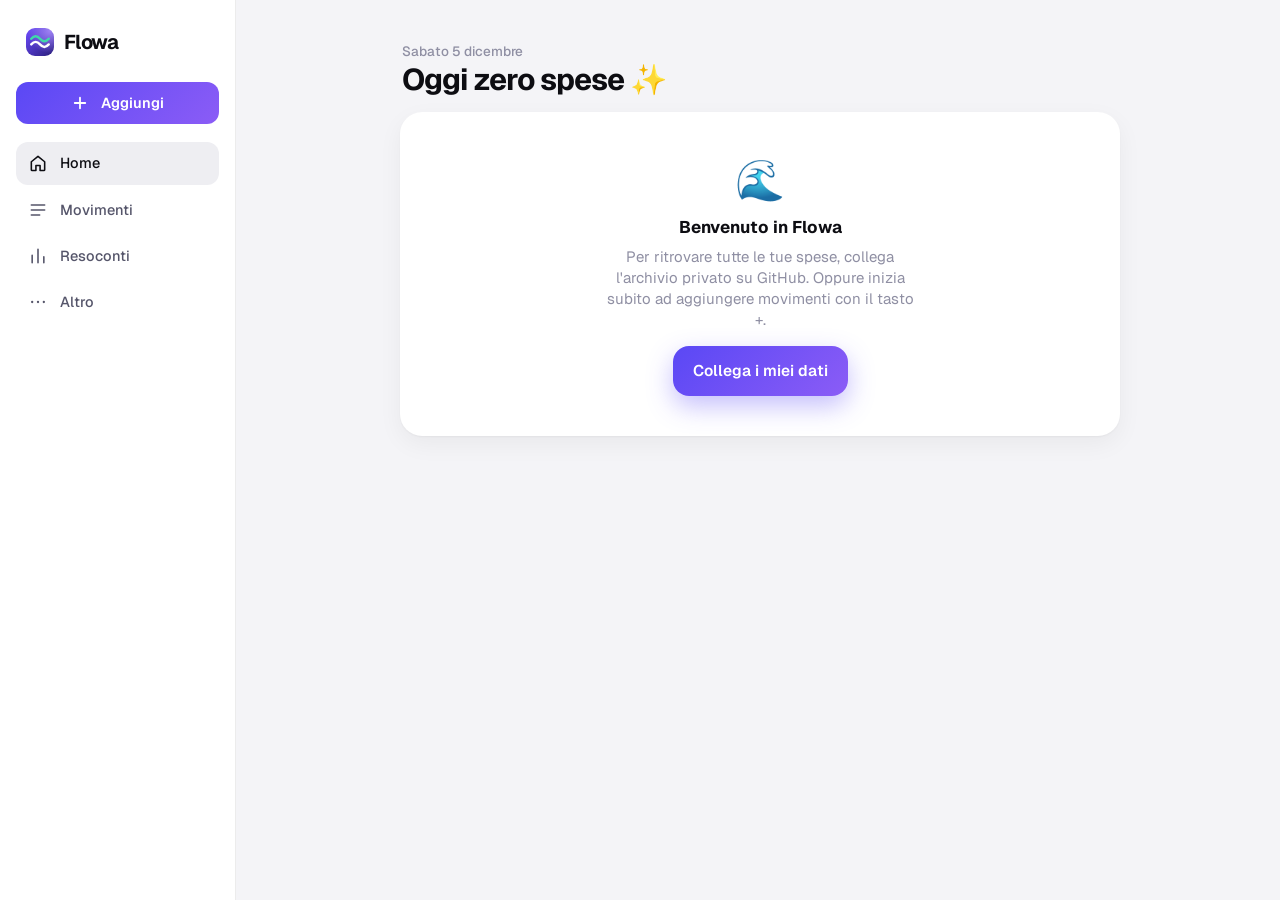
<file: index.html>
<!doctype html>
<html lang="it">
<head>
  <meta charset="utf-8">
  <meta name="viewport" content="width=device-width, initial-scale=1, viewport-fit=cover, interactive-widget=resizes-content">
  <title>Flowa</title>
  <meta name="description" content="Le tue spese e le tue entrate, in un attimo.">
  <meta name="theme-color" content="#f4f4f7" media="(prefers-color-scheme: light)">
  <meta name="theme-color" content="#0a0a0d" media="(prefers-color-scheme: dark)">
  <meta name="apple-mobile-web-app-capable" content="yes">
  <meta name="mobile-web-app-capable" content="yes">
  <meta name="apple-mobile-web-app-status-bar-style" content="default">
  <meta name="apple-mobile-web-app-title" content="Flowa">
  <link rel="manifest" href="manifest.webmanifest">
  <link rel="icon" href="assets/icons/icon.svg" type="image/svg+xml">
  <link rel="apple-touch-icon" href="assets/icons/apple-touch-icon.png">
  <link rel="preconnect" href="https://fonts.googleapis.com">
  <link rel="preconnect" href="https://fonts.gstatic.com" crossorigin>
  <link href="https://fonts.googleapis.com/css2?family=Geist:wght@400;500;600;700&family=Geist+Mono:wght@500&display=swap" rel="stylesheet">
  <link rel="stylesheet" href="assets/css/app.css">
  <script>
    // Tema scelto dall'utente (prima di disegnare la pagina, per evitare lampi).
    try { const t = localStorage.getItem('flowa:theme'); if (t === 'light' || t === 'dark') document.documentElement.dataset.theme = t; } catch (e) {}
  </script>
</head>
<body>
  <div class="app">
    <nav class="tabs" aria-label="Sezioni">
      <div class="tabs__brand"><span class="logo" aria-hidden="true"></span>Flowa</div>
      <a class="tab" href="#/home" data-tab="home"><svg viewBox="0 0 24 24"><path d="M4 10.5 12 4l8 6.5V20a1 1 0 0 1-1 1h-4.5v-6h-5v6H5a1 1 0 0 1-1-1z"/></svg><span>Home</span></a>
      <a class="tab" href="#/movimenti" data-tab="movimenti"><svg viewBox="0 0 24 24"><path d="M4 6h16M4 12h16M4 18h10"/></svg><span>Movimenti</span></a>
      <button class="tab tab--add" type="button" data-action="add" aria-label="Aggiungi movimento"><span class="plus"><svg viewBox="0 0 24 24"><path d="M12 5v14M5 12h14"/></svg></span><span>Aggiungi</span></button>
      <a class="tab" href="#/analisi" data-tab="analisi"><svg viewBox="0 0 24 24"><path d="M5 20V11M12 20V4M19 20v-7"/></svg><span>Resoconti</span></a>
      <a class="tab" href="#/altro" data-tab="altro"><svg viewBox="0 0 24 24"><circle cx="5" cy="12" r="1.4"/><circle cx="12" cy="12" r="1.4"/><circle cx="19" cy="12" r="1.4"/></svg><span>Altro</span></a>
    </nav>

    <main class="main">
      <div class="fresh" id="fresh" hidden>
        <span>✨ Nuova versione di Flowa</span>
        <button type="button" data-action="reload">Aggiorna</button>
      </div>
      <div id="view" class="view"></div>
    </main>
  </div>

  <div class="sheet" id="sheet" hidden>
    <div class="sheet__backdrop" data-action="close-sheet"></div>
    <div class="sheet__panel" role="dialog" aria-modal="true" id="sheetPanel"></div>
  </div>

  <div class="dialog" id="dialog" hidden></div>
  <div class="toast" id="toast" hidden></div>

  <script src="assets/js/app.js"></script>
  <script src="assets/js/importa.js"></script>
</body>
</html>
</file>
<file: assets/css/app.css>
/* Flowa — stile. I colori sono token in :root (modalità scura più sotto). */
:root {
  color-scheme: light;
  --bg: #f4f4f7;
  --surface: #ffffff;
  --surface-2: #eeeef2;
  --surface-3: #e4e4ea;
  --ink: #0d0d12;
  --ink-2: #55556a;
  --ink-3: #8f8fa3;
  --line: rgba(13, 13, 18, .08);
  --accent: #5a48f5;
  --accent-2: #8b5cf6;
  --accent-soft: rgba(90, 72, 245, .1);
  --accent-ink: #ffffff;
  --income: #12935f;
  --income-soft: rgba(18, 147, 95, .11);
  --expense: #d9541f;
  --warn: #b7791f;
  --danger: #d1343a;
  --danger-soft: rgba(209, 52, 58, .1);
  --hero-1: #16133a;
  --hero-2: #2b1f7a;
  --hero-ink: #ffffff;
  --series-in: #1baf7a;
  --series-out: #eb6834;
  --bar: #5a48f5;
  --bar-soft: #d9d5fd;
  --shadow: 0 1px 2px rgba(13, 13, 18, .04), 0 8px 24px rgba(13, 13, 18, .05);
  --shadow-lg: 0 24px 60px rgba(13, 13, 18, .18);
  --r: 22px;
  --r-sm: 14px;
  --font: 'Geist', ui-sans-serif, system-ui, -apple-system, 'Segoe UI', sans-serif;
  --mono: 'Geist Mono', ui-monospace, SFMono-Regular, Menlo, monospace;
  --tabs-h: 64px;
  --safe-b: env(safe-area-inset-bottom, 0px);
  --safe-t: env(safe-area-inset-top, 0px);
}
@media (prefers-color-scheme: dark) {
  :root:not([data-theme="light"]) {
    color-scheme: dark;
    --bg: #0a0a0d; --surface: #141419; --surface-2: #1c1c23; --surface-3: #26262f;
    --ink: #f3f3f7; --ink-2: #a9a9bb; --ink-3: #6f6f82; --line: rgba(255, 255, 255, .08);
    --accent: #7c6cff; --accent-2: #a78bfa; --accent-soft: rgba(124, 108, 255, .16);
    --income: #3ccf91; --income-soft: rgba(60, 207, 145, .13); --expense: #ff8a5c;
    --warn: #f0b445; --danger: #ff6b6b; --danger-soft: rgba(255, 107, 107, .13);
    --hero-1: #17142f; --hero-2: #2a1f6e;
    --series-in: #199e70; --series-out: #d95926; --bar: #7c6cff; --bar-soft: #2f2a5c;
    --shadow: 0 1px 0 rgba(255, 255, 255, .03) inset; --shadow-lg: 0 24px 60px rgba(0, 0, 0, .6);
  }
}
:root[data-theme="dark"] {
  color-scheme: dark;
  --bg: #0a0a0d; --surface: #141419; --surface-2: #1c1c23; --surface-3: #26262f;
  --ink: #f3f3f7; --ink-2: #a9a9bb; --ink-3: #6f6f82; --line: rgba(255, 255, 255, .08);
  --accent: #7c6cff; --accent-2: #a78bfa; --accent-soft: rgba(124, 108, 255, .16);
  --income: #3ccf91; --income-soft: rgba(60, 207, 145, .13); --expense: #ff8a5c;
  --warn: #f0b445; --danger: #ff6b6b; --danger-soft: rgba(255, 107, 107, .13);
  --hero-1: #17142f; --hero-2: #2a1f6e;
  --series-in: #199e70; --series-out: #d95926; --bar: #7c6cff; --bar-soft: #2f2a5c;
  --shadow: 0 1px 0 rgba(255, 255, 255, .03) inset; --shadow-lg: 0 24px 60px rgba(0, 0, 0, .6);
}

* { box-sizing: border-box; -webkit-tap-highlight-color: transparent; }
html { -webkit-text-size-adjust: 100%; }
body {
  margin: 0; background: var(--bg); color: var(--ink); font-family: var(--font);
  font-size: 15px; line-height: 1.4; -webkit-font-smoothing: antialiased; overscroll-behavior-y: none;
}
button, input, select, textarea { font: inherit; color: inherit; }
button { cursor: pointer; border: 0; background: none; padding: 0; }
a { color: inherit; text-decoration: none; }
svg { display: block; }
[hidden] { display: none !important; }
.num { font-variant-numeric: tabular-nums; font-feature-settings: 'tnum'; letter-spacing: -.01em; }

/* ---------- Struttura ---------- */
.app { min-height: 100dvh; }
.main { padding: calc(var(--safe-t) + 8px) 16px calc(var(--tabs-h) + var(--safe-b) + 28px); max-width: 560px; margin: 0 auto; }
.view { animation: fade .28s ease both; }
@keyframes fade { from { opacity: 0; transform: translateY(6px); } to { opacity: 1; transform: none; } }

.tabs {
  position: fixed; z-index: 20; left: 0; right: 0; bottom: 0;
  display: flex; align-items: stretch; justify-content: space-around;
  height: calc(var(--tabs-h) + var(--safe-b)); padding: 0 6px var(--safe-b);
  background: color-mix(in srgb, var(--surface) 82%, transparent);
  backdrop-filter: saturate(1.8) blur(20px); -webkit-backdrop-filter: saturate(1.8) blur(20px);
  border-top: 1px solid var(--line);
}
.tabs__brand { display: none; }
.tab { flex: 1; display: flex; flex-direction: column; align-items: center; justify-content: center; gap: 3px; color: var(--ink-3); font-size: 10.5px; font-weight: 500; transition: color .2s; }
.tab svg { width: 24px; height: 24px; fill: none; stroke: currentColor; stroke-width: 1.9; stroke-linecap: round; stroke-linejoin: round; }
.tab circle { fill: currentColor; stroke: none; }
.tab.is-active { color: var(--ink); }
.tab--add > span:last-child { display: none; }
.tab--add .plus {
  width: 52px; height: 52px; border-radius: 18px; display: grid; place-items: center; margin-top: -2px;
  background: linear-gradient(135deg, var(--accent), var(--accent-2)); color: #fff;
  box-shadow: 0 8px 22px color-mix(in srgb, var(--accent) 45%, transparent); transition: transform .15s;
}
.tab--add:active .plus { transform: scale(.92); }
.tab--add svg { stroke-width: 2.4; }

@media (min-width: 900px) {
  .main { max-width: 1040px; padding: 32px 40px 48px 280px; }
  .tabs {
    top: 0; bottom: 0; right: auto; width: 236px; height: auto; flex-direction: column; justify-content: flex-start; gap: 4px;
    padding: 28px 16px; border-top: 0; border-right: 1px solid var(--line); background: var(--surface);
  }
  .tabs__brand { order: -2; display: flex; align-items: center; gap: 10px; font-weight: 700; font-size: 20px; letter-spacing: -.03em; padding: 0 10px 22px; }
  .tab { flex: 0; flex-direction: row; justify-content: flex-start; gap: 12px; padding: 11px 12px; border-radius: 12px; font-size: 14.5px; color: var(--ink-2); }
  .tab:hover { background: var(--surface-2); }
  .tab.is-active { background: var(--surface-2); color: var(--ink); }
  .tab svg { width: 20px; height: 20px; }
  .tab--add { order: -1; margin-bottom: 14px; background: linear-gradient(135deg, var(--accent), var(--accent-2)); color: #fff !important; justify-content: center; font-weight: 600; }
  .tab--add:hover { background: linear-gradient(135deg, var(--accent), var(--accent-2)); filter: brightness(1.06); }
  .tab--add .plus { width: auto; height: auto; background: none; box-shadow: none; margin: 0; }
  .tab--add .plus svg { width: 18px; height: 18px; }
  .tab--add > span:last-child { display: inline; }
}

.logo { width: 28px; height: 28px; border-radius: 9px; background: url('../icons/icon.svg') center/cover; flex: none; }

/* ---------- Testate ---------- */
.top { display: flex; align-items: center; justify-content: space-between; gap: 12px; padding: 10px 2px 16px; }
.top h1 { margin: 0; font-size: 30px; line-height: 1.1; font-weight: 700; letter-spacing: -.035em; }
.top .sub { color: var(--ink-3); font-size: 13.5px; font-weight: 500; margin-bottom: 2px; }
.back { display: inline-flex; align-items: center; gap: 4px; color: var(--ink-2); font-weight: 500; font-size: 14px; padding: 6px 0; }
.back svg { width: 18px; height: 18px; fill: none; stroke: currentColor; stroke-width: 2; }
.sync { display: inline-flex; align-items: center; gap: 7px; padding: 7px 11px; border-radius: 99px; background: var(--surface); box-shadow: var(--shadow); font-size: 12.5px; font-weight: 500; color: var(--ink-2); white-space: nowrap; }
.sync i { width: 7px; height: 7px; border-radius: 50%; background: var(--ink-3); }
.sync[data-s="ok"] i { background: var(--income); }
.sync[data-s="busy"] i { background: var(--accent); animation: pulse 1s infinite; }
.sync[data-s="err"] i { background: var(--danger); }
.sync[data-s="off"] i { background: var(--warn); }
@keyframes pulse { 50% { opacity: .3; } }

.fresh { display: flex; align-items: center; justify-content: space-between; gap: 12px; margin: 4px 0 12px; padding: 12px 14px 12px 16px; border-radius: 16px; background: linear-gradient(135deg, var(--accent), var(--accent-2)); color: #fff; font-weight: 500; font-size: 14px; box-shadow: 0 10px 30px color-mix(in srgb, var(--accent) 35%, transparent); }
.fresh button { background: #fff; color: var(--accent); font-weight: 600; padding: 8px 14px; border-radius: 99px; font-size: 13.5px; }

/* ---------- Card ---------- */
.grid { display: grid; gap: 14px; }
@media (min-width: 900px) { .grid--2 { grid-template-columns: 1fr 1fr; align-items: start; } .span-2 { grid-column: 1 / -1; } }
.card { background: var(--surface); border-radius: var(--r); padding: 18px; box-shadow: var(--shadow); }
.card--flat { padding: 6px 0; }
.card__head { display: flex; align-items: baseline; justify-content: space-between; gap: 10px; margin-bottom: 14px; }
.card__title { font-size: 15px; font-weight: 600; letter-spacing: -.01em; }
.card__link { font-size: 13.5px; color: var(--accent); font-weight: 500; }
.muted { color: var(--ink-3); }
.small { font-size: 13px; }
.label { font-size: 12.5px; color: var(--ink-3); font-weight: 500; }

.hero {
  position: relative; overflow: hidden; border-radius: 28px; padding: 22px 22px 20px; color: var(--hero-ink);
  background: radial-gradient(120% 120% at 100% 0%, #6d4bff 0%, transparent 55%), radial-gradient(90% 90% at 0% 100%, #1fb98a55 0%, transparent 60%), linear-gradient(160deg, var(--hero-2), var(--hero-1));
  box-shadow: 0 20px 50px rgba(36, 24, 120, .28);
}
.hero::after { content: ''; position: absolute; inset: 0; background: url("data:image/svg+xml,%3Csvg xmlns='http://www.w3.org/2000/svg' width='400' height='200' viewBox='0 0 400 200'%3E%3Cpath d='M0 140 C 80 100, 140 180, 220 130 S 340 70, 400 110' fill='none' stroke='white' stroke-opacity='.09' stroke-width='2'/%3E%3Cpath d='M0 165 C 90 125, 150 200, 230 155 S 340 95, 400 135' fill='none' stroke='white' stroke-opacity='.06' stroke-width='2'/%3E%3C/svg%3E") bottom/cover no-repeat; pointer-events: none; }
.hero__label { font-size: 13.5px; opacity: .72; font-weight: 500; }
.hero__amount { font-size: 46px; line-height: 1.05; font-weight: 600; letter-spacing: -.045em; margin: 6px 0 4px; }
.hero__amount small { font-size: .5em; opacity: .6; font-weight: 500; letter-spacing: -.02em; }
.hero__trend { display: inline-flex; align-items: center; gap: 6px; font-size: 12.5px; font-weight: 500; padding: 5px 10px; border-radius: 99px; background: rgba(255, 255, 255, .12); }
.hero__row { position: relative; z-index: 1; display: grid; grid-template-columns: 1fr 1fr; gap: 10px; margin-top: 18px; }
.hero__stat { background: rgba(255, 255, 255, .08); border: 1px solid rgba(255, 255, 255, .08); border-radius: 16px; padding: 11px 13px; }
.hero__stat .label { color: rgba(255, 255, 255, .62); }
.hero__stat b { display: block; font-size: 17px; font-weight: 600; margin-top: 2px; letter-spacing: -.02em; }
.hero__months { position: relative; z-index: 1; display: flex; gap: 6px; margin-bottom: 14px; }
.hero__months button { width: 30px; height: 30px; border-radius: 50%; background: rgba(255, 255, 255, .1); color: #fff; display: grid; place-items: center; }
.hero__months button:disabled { opacity: .3; }
.hero__months svg { width: 16px; height: 16px; fill: none; stroke: currentColor; stroke-width: 2.2; }

/* Riepilogo settimanale */
.recap { background: linear-gradient(135deg, var(--accent-soft), transparent 70%), var(--surface); border: 1px solid color-mix(in srgb, var(--accent) 22%, transparent); }
.recap__big { font-size: 30px; font-weight: 600; letter-spacing: -.035em; }
.pill { white-space: nowrap; display: inline-flex; align-items: center; gap: 4px; font-size: 12.5px; font-weight: 600; padding: 4px 9px; border-radius: 99px; background: var(--surface-2); color: var(--ink-2); }
.pill--good { background: var(--income-soft); color: var(--income); }
.pill--bad { background: var(--danger-soft); color: var(--danger); }
.x { width: 30px; height: 30px; border-radius: 50%; display: grid; place-items: center; color: var(--ink-3); background: var(--surface-2); flex: none; }
.x svg { width: 14px; height: 14px; fill: none; stroke: currentColor; stroke-width: 2.4; stroke-linecap: round; }

.week__chart { margin-top: 14px; }
.week__total { font-size: 28px; font-weight: 600; letter-spacing: -.035em; line-height: 1.1; }

/* ---------- Grafici ---------- */
.chart { position: relative; }
.chart svg { width: 100%; height: auto; max-height: 300px; overflow: visible; }
.chart .ax { fill: var(--ink-3); font-size: 10.5px; font-family: var(--font); }
.chart .ax-today { fill: var(--ink); font-weight: 600; }
.chart .grid-l { stroke: var(--line); stroke-width: 1; }
.chart .avg-l { stroke: var(--ink-3); stroke-width: 1.2; stroke-dasharray: 3 4; }
.chart .hit { fill: transparent; cursor: pointer; }
.chart .b { transition: opacity .15s; }
.chart:has(.hit:hover) .b { opacity: .45; }
.chart .g:hover .b { opacity: 1; }
.tip { position: absolute; z-index: 5; pointer-events: none; transform: translate(-50%, -100%); background: var(--ink); color: var(--bg); padding: 7px 10px; border-radius: 10px; font-size: 12px; white-space: nowrap; box-shadow: var(--shadow-lg); }
.tip b { font-weight: 600; }
.legend { display: flex; gap: 14px; font-size: 12.5px; color: var(--ink-2); margin-top: 10px; }
.legend i { display: inline-block; width: 9px; height: 9px; border-radius: 3px; margin-right: 6px; vertical-align: -1px; }

.cats { display: grid; gap: 12px; }
.catbar { display: grid; grid-template-columns: 34px 1fr auto; gap: 4px 12px; align-items: center; }
.catbar__ic { grid-row: span 2; }
.catbar__name { font-size: 14px; font-weight: 500; }
.catbar__val { font-size: 14px; font-weight: 600; text-align: right; }
.catbar__track { grid-column: 2 / 4; height: 6px; border-radius: 99px; background: var(--surface-2); overflow: hidden; }
.catbar__track i { display: block; height: 100%; border-radius: 99px; min-width: 4px; }
.catbar__pct { color: var(--ink-3); font-weight: 500; font-size: 12.5px; margin-left: 6px; }
button.catbar { text-align: left; width: 100%; }

.ic { width: 34px; height: 34px; border-radius: 11px; display: grid; place-items: center; font-size: 17px; line-height: 1; flex: none; }
.ic--lg { width: 42px; height: 42px; border-radius: 14px; font-size: 20px; }

/* ---------- Movimenti ---------- */
.txs { display: flex; flex-direction: column; }
.day { display: flex; justify-content: space-between; padding: 18px 4px 6px; font-size: 12.5px; font-weight: 600; color: var(--ink-3); text-transform: capitalize; }
.day:first-child { padding-top: 4px; }
.tx { display: flex; align-items: center; gap: 12px; width: 100%; padding: 10px 6px; border-radius: 14px; text-align: left; transition: background .15s; }
.tx:hover { background: var(--surface-2); }
.tx:active { transform: scale(.99); }
.tx__main { flex: 1; min-width: 0; }
.tx__title { display: block; font-weight: 500; font-size: 14.5px; white-space: nowrap; overflow: hidden; text-overflow: ellipsis; }
.tx__sub { display: block; font-size: 12.5px; color: var(--ink-3); white-space: nowrap; overflow: hidden; text-overflow: ellipsis; }
.tx__amt { font-weight: 600; font-size: 14.5px; white-space: nowrap; }
.tx__amt.in { color: var(--income); }
.tx__amt small { display: block; text-align: right; font-weight: 500; font-size: 11.5px; color: var(--ink-3); }
.tag { display: inline-block; font-size: 10.5px; font-weight: 600; padding: 1px 6px; border-radius: 6px; background: var(--surface-2); color: var(--ink-2); margin-left: 4px; vertical-align: 1px; }

.search { position: relative; margin-bottom: 12px; }
.search input { width: 100%; height: 46px; border-radius: 14px; border: 0; background: var(--surface); box-shadow: var(--shadow); padding: 0 14px 0 42px; font-size: 15px; outline: none; }
.search input:focus { box-shadow: 0 0 0 2px var(--accent); }
.search svg { position: absolute; left: 14px; top: 13px; width: 20px; height: 20px; fill: none; stroke: var(--ink-3); stroke-width: 2; }

.seg { display: inline-flex; padding: 3px; border-radius: 13px; background: var(--surface-3); gap: 2px; }
.seg button { padding: 7px 14px; border-radius: 10px; font-size: 13.5px; font-weight: 500; color: var(--ink-2); transition: background .2s, color .2s; }
.seg button.on { background: var(--surface); color: var(--ink); box-shadow: 0 1px 3px rgba(0, 0, 0, .12); }
.seg--full { display: flex; } .seg--full button { flex: 1; }

.chips { display: flex; gap: 8px; overflow-x: auto; scrollbar-width: none; margin: 0 -16px; padding: 2px 16px 4px; scroll-padding: 16px; }
.chips::-webkit-scrollbar { display: none; }
.chip { flex: none; display: inline-flex; align-items: center; gap: 6px; height: 36px; padding: 0 13px; border-radius: 99px; background: var(--surface); box-shadow: var(--shadow); font-size: 13.5px; font-weight: 500; color: var(--ink-2); white-space: nowrap; transition: transform .12s, background .15s; }
.chip:active { transform: scale(.95); }
.chip.on { background: var(--ink); color: var(--bg); }
.chip .e { font-size: 15px; }

.summary { display: flex; gap: 10px; margin: 4px 0 2px; }
.summary > div { flex: 1; background: var(--surface); border-radius: 16px; padding: 11px 13px; box-shadow: var(--shadow); }
.summary b { display: block; font-size: 16px; font-weight: 600; letter-spacing: -.02em; }

.more { display: block; width: 100%; padding: 14px; margin-top: 8px; border-radius: 14px; background: var(--surface-2); font-weight: 500; color: var(--ink-2); }

.empty { text-align: center; padding: 40px 20px; color: var(--ink-3); }
.empty .big { font-size: 40px; margin-bottom: 8px; }
.empty h3 { margin: 0 0 6px; color: var(--ink); font-size: 17px; }
.empty p { margin: 0 auto 16px; max-width: 320px; }

/* Liste settimane / mesi */
.period { display: block; cursor: pointer; width: 100%; text-align: left; padding: 14px 4px; border-bottom: 1px solid var(--line); }
.period:last-child { border-bottom: 0; }
.period__row { display: flex; align-items: center; justify-content: space-between; gap: 10px; }
.period__name { font-weight: 600; font-size: 14.5px; }
.period__val { font-weight: 600; font-size: 15px; }
.stack { display: flex; height: 6px; gap: 2px; margin-top: 9px; border-radius: 99px; overflow: hidden; background: var(--surface-2); }
.stack i { display: block; height: 100%; }
.stack i:first-child { border-radius: 99px 0 0 99px; } .stack i:last-child { border-radius: 0 99px 99px 0; }
.period__detail { padding-top: 12px; }
.period__detail .tx { padding: 7px 0; }

/* ---------- Pulsanti, campi ---------- */
.btn { display: inline-flex; align-items: center; justify-content: center; gap: 8px; height: 50px; padding: 0 20px; border-radius: 16px; font-weight: 600; font-size: 15.5px; background: var(--surface-2); color: var(--ink); transition: transform .12s, opacity .2s, filter .2s; }
.btn:active { transform: scale(.97); }
.btn--primary { background: linear-gradient(135deg, var(--accent), var(--accent-2)); color: #fff; box-shadow: 0 10px 26px color-mix(in srgb, var(--accent) 35%, transparent); }
.btn--income { background: linear-gradient(135deg, #12935f, #1fbf86); box-shadow: 0 10px 26px rgba(18, 147, 95, .3); }
.btn--danger { background: var(--danger-soft); color: var(--danger); }
.btn--block { width: 100%; }
.btn--sm { height: 38px; padding: 0 14px; border-radius: 12px; font-size: 14px; }
.btn:disabled { opacity: .4; box-shadow: none; pointer-events: none; }
.field { display: block; margin-bottom: 12px; }
.field > span { display: block; font-size: 12.5px; font-weight: 500; color: var(--ink-3); margin: 0 0 6px 2px; }
.input { width: 100%; height: 48px; border-radius: 14px; border: 1px solid var(--line); background: var(--surface-2); padding: 0 14px; font-size: 16px; outline: none; transition: border-color .15s, background .15s; }
.input:focus { border-color: var(--accent); background: var(--surface); }
textarea.input { height: auto; padding: 12px 14px; resize: vertical; }
.row { display: flex; gap: 10px; align-items: center; }
.row > * { flex: 1; }

/* Elenco impostazioni */
.list { background: var(--surface); border-radius: var(--r); box-shadow: var(--shadow); overflow: hidden; }
.list + .list { margin-top: 14px; }
.item { display: flex; align-items: center; gap: 13px; width: 100%; text-align: left; padding: 13px 16px; border-bottom: 1px solid var(--line); }
.item:last-child { border-bottom: 0; }
.item:hover { background: var(--surface-2); }
.item__main { flex: 1; min-width: 0; }
.item__title { font-weight: 500; }
.item__sub { font-size: 12.5px; color: var(--ink-3); }
.item__end { color: var(--ink-3); font-size: 13.5px; display: flex; align-items: center; gap: 6px; }
.chev { width: 16px; height: 16px; fill: none; stroke: var(--ink-3); stroke-width: 2; flex: none; }
.section-t { font-size: 12.5px; font-weight: 600; color: var(--ink-3); text-transform: uppercase; letter-spacing: .06em; margin: 22px 6px 8px; }
.note { font-size: 13.5px; color: var(--ink-2); line-height: 1.5; }
.note ol { padding-left: 20px; margin: 8px 0; } .note li { margin: 4px 0; }
.note code { font-family: var(--mono); font-size: 12.5px; background: var(--surface-2); padding: 1px 5px; border-radius: 5px; }

.switch { position: relative; width: 46px; height: 28px; border-radius: 99px; background: var(--surface-3); transition: background .2s; flex: none; }
.switch::after { content: ''; position: absolute; top: 3px; left: 3px; width: 22px; height: 22px; border-radius: 50%; background: #fff; box-shadow: 0 1px 3px rgba(0, 0, 0, .25); transition: transform .2s; }
.switch.on { background: var(--income); }
.switch.on::after { transform: translateX(18px); }

.progress { height: 8px; border-radius: 99px; background: var(--surface-2); overflow: hidden; margin-top: 8px; }
.progress i { display: block; height: 100%; border-radius: 99px; background: var(--income); transition: width .5s cubic-bezier(.2, .8, .2, 1); }
.progress i.warn { background: var(--warn); } .progress i.over { background: var(--danger); }

/* ---------- Pannello (bottom sheet) ---------- */
.sheet { position: fixed; inset: 0; z-index: 50; display: flex; align-items: flex-end; justify-content: center; }
.sheet__backdrop { position: absolute; inset: 0; background: rgba(5, 5, 12, .45); backdrop-filter: blur(3px); -webkit-backdrop-filter: blur(3px); animation: bd .25s ease both; }
@keyframes bd { from { opacity: 0; } }
.sheet__panel {
  position: relative; width: 100%; max-width: 560px; max-height: 94dvh; overflow-y: auto; overscroll-behavior: contain;
  background: var(--surface); border-radius: 28px 28px 0 0; padding: 10px 18px calc(18px + var(--safe-b));
  box-shadow: var(--shadow-lg); animation: up .34s cubic-bezier(.2, .9, .25, 1) both;
}
.sheet__panel::before { content: ''; display: block; width: 38px; height: 5px; border-radius: 99px; background: var(--surface-3); margin: 0 auto 10px; }
.sheet.closing .sheet__panel { animation: down .22s ease-in both; } .sheet.closing .sheet__backdrop { animation: bd .22s ease-in reverse both; }
@keyframes up { from { transform: translateY(100%); } }
@keyframes down { to { transform: translateY(100%); } }
@media (min-width: 700px) { .sheet { align-items: center; } .sheet__panel { border-radius: 28px; max-width: 480px; padding-bottom: 20px; } .sheet__panel::before { display: none; } @keyframes up { from { transform: translateY(24px) scale(.97); opacity: 0; } } @keyframes down { to { transform: translateY(16px) scale(.98); opacity: 0; } } }
.sheet__head { display: flex; align-items: center; justify-content: space-between; gap: 10px; margin-bottom: 8px; }
.sheet__head h2 { margin: 0; font-size: 19px; letter-spacing: -.02em; }

/* Inserimento rapido */
.amount { text-align: center; padding: 12px 0 6px; }
.amount__v { font-size: 56px; font-weight: 600; letter-spacing: -.05em; line-height: 1.05; display: inline-flex; align-items: baseline; justify-content: center; gap: 4px; min-height: 60px; }
.amount__v .cur { font-size: .5em; color: var(--ink-3); font-weight: 500; margin-right: 2px; }
.amount__v.zero { color: var(--ink-3); }
.amount__v.in { color: var(--income); }
.amount__v .caret { width: 2px; height: .8em; background: var(--accent); border-radius: 2px; animation: blink 1s steps(1) infinite; align-self: center; }
@keyframes blink { 50% { opacity: 0; } }
.amount__v.shake { animation: shake .3s; }
@keyframes shake { 25% { transform: translateX(-6px); } 75% { transform: translateX(6px); } }
.amount__hint { font-size: 12.5px; color: var(--ink-3); min-height: 18px; }

.add { animation: none; }
.add.slide-l { animation: slideL .26s cubic-bezier(.2, .8, .25, 1) both; }
.add.slide-r { animation: slideR .26s cubic-bezier(.2, .8, .25, 1) both; }
@keyframes slideL { from { opacity: 0; transform: translateX(28px); } }
@keyframes slideR { from { opacity: 0; transform: translateX(-28px); } }
.seg--type { flex: 1; max-width: 260px; } .seg--type button { flex: 1; }
.add__label { display: flex; justify-content: space-between; align-items: baseline; font-size: 12.5px; font-weight: 600; color: var(--ink-2); margin: 18px 2px 8px; }
.add__label .muted { font-weight: 500; font-size: 12px; }
.add--p1 .add__label { margin-top: 14px; }

/* riepilogo sotto l'importo */
.facts { display: flex; gap: 6px; margin-top: 8px; }
.fact { flex: none; white-space: nowrap; }
.fact { display: inline-flex; align-items: center; gap: 7px; height: 36px; padding: 0 12px; border-radius: 99px; background: var(--surface-2); font-size: 13.5px; font-weight: 500; color: var(--ink-2); max-width: 100%; transition: transform .12s; }
.fact:active { transform: scale(.96); }
.fact--main { padding-left: 4px; color: var(--ink); font-weight: 600; flex: 1 1 auto; min-width: 0; justify-content: flex-start; }
.fact--main .ic { width: 28px; height: 28px; border-radius: 99px; font-size: 14px; }
.fact--main .chev { margin-left: auto; }
.fact__txt { white-space: nowrap; overflow: hidden; text-overflow: ellipsis; }
.fact--empty { background: transparent; border: 1.5px dashed var(--surface-3); color: var(--accent); }
.fact--empty .ic { background: var(--accent-soft); color: var(--accent); }

/* suggeriti */
.sugs { display: flex; gap: 8px; overflow-x: auto; scrollbar-width: none; margin: 0 -18px; padding: 2px 18px 4px; scroll-snap-type: x proximity; }
.sugs::-webkit-scrollbar { display: none; }
.sug { flex: none; width: 104px; display: flex; flex-direction: column; align-items: flex-start; gap: 1px; padding: 10px 11px; border-radius: 16px; background: var(--surface-2); text-align: left; scroll-snap-align: start; border: 1.5px solid transparent; transition: transform .12s, background .15s, border-color .15s; }
.sug:active { transform: scale(.96); }
.sug__ic { font-size: 18px; line-height: 1; margin-bottom: 6px; }
.sug__name { font-size: 13.5px; font-weight: 600; max-width: 100%; white-space: nowrap; overflow: hidden; text-overflow: ellipsis; }
.sug__sub { font-size: 11.5px; color: var(--ink-3); max-width: 100%; white-space: nowrap; overflow: hidden; text-overflow: ellipsis; }
.sug__amt { font-size: 11.5px; font-weight: 600; color: var(--ink-2); }
.sug.on { background: color-mix(in srgb, var(--c) 14%, var(--surface)); border-color: var(--c); }

/* dettagli */
.detail-amt { font-size: 22px; font-weight: 600; letter-spacing: -.03em; display: inline-flex; align-items: center; gap: 6px; }
.detail-amt span { font-size: 13px; color: var(--ink-3); }
.detail-amt.in { color: var(--income); }
.detail-amt.shake { animation: shake .3s; }
.add--p2 .sheet__head { margin-bottom: 4px; }
.catgrid { display: grid; grid-template-columns: repeat(4, 1fr); gap: 6px; }
.catbtn { display: flex; flex-direction: column; align-items: center; justify-content: flex-start; gap: 4px; padding: 8px 3px 7px; min-height: 70px; border-radius: 16px; background: var(--surface-2); border: 1.5px solid transparent; transition: transform .12s, background .15s, border-color .15s; min-width: 0; }
.catbtn:active { transform: scale(.95); }
.catbtn__ic { width: 30px; height: 30px; border-radius: 10px; display: grid; place-items: center; font-size: 16px; flex: none; background: color-mix(in srgb, var(--c) 16%, transparent); }
.catbtn__name { font-size: 11px; font-weight: 500; line-height: 1.2; text-align: center; color: var(--ink-2); max-width: 100%; overflow: hidden; text-overflow: ellipsis; display: -webkit-box; -webkit-line-clamp: 2; -webkit-box-orient: vertical; }
.catbtn.on { background: color-mix(in srgb, var(--c) 13%, var(--surface)); border-color: var(--c); }
.catbtn.on .catbtn__name { color: var(--ink); font-weight: 600; }
.catbtn.on .catbtn__ic { background: var(--c); }
.catpick { display: flex; align-items: center; gap: 12px; width: 100%; padding: 8px 14px 8px 8px; border-radius: 16px; background: color-mix(in srgb, var(--c) 12%, var(--surface)); border: 1.5px solid var(--c); text-align: left; }
.catpick .catbtn__ic { width: 36px; height: 36px; font-size: 19px; background: var(--c); }
.catpick b { flex: 1; font-weight: 600; }
.catpick__ch { font-size: 13px; color: var(--accent); font-weight: 600; }
.chips--in { margin: 8px -18px 0; padding: 2px 18px 4px; }
.chips--in:empty { display: none; }
.add .chip { box-shadow: none; background: var(--surface-2); height: 34px; font-size: 13.5px; }
.add .chip.on { background: var(--ink); color: var(--bg); }
.add .seg--full button { padding: 9px 6px; font-size: 13px; }
.datewrap { position: relative; }
.datewrap input { position: absolute; inset: 0; opacity: 0; width: 100%; cursor: pointer; }
.splitrow { display: flex; align-items: center; justify-content: space-between; gap: 12px; width: 100%; text-align: left; margin-top: 18px; padding: 12px 14px; border-radius: 16px; background: var(--surface-2); }
.splitrow > span:first-child { display: flex; flex-direction: column; gap: 2px; }
.splitrow + .split { border-radius: 0 0 16px 16px; margin-top: -8px; padding-top: 16px; }
.sheet__foot { position: sticky; bottom: calc(-18px - var(--safe-b)); margin: 16px -18px calc(-18px - var(--safe-b)); padding: 12px 18px calc(14px + var(--safe-b)); background: linear-gradient(to bottom, transparent, var(--surface) 22%); }
@media (min-width: 700px) { .sheet__foot { bottom: -20px; margin-bottom: -20px; padding-bottom: 18px; } }
.keypad { display: grid; grid-template-columns: repeat(3, 1fr); gap: 7px; margin: 14px 0 12px; }
.key { height: 52px; border-radius: 15px; background: var(--surface-2); font-size: 23px; font-weight: 500; display: grid; place-items: center; transition: background .1s, transform .08s; user-select: none; -webkit-user-select: none; }
.key:active { background: var(--surface-3); transform: scale(.96); }
.key svg { width: 24px; height: 24px; fill: none; stroke: currentColor; stroke-width: 1.8; }
@media (pointer: fine) and (min-width: 700px) { .keypad { grid-template-columns: repeat(6, 1fr); } .key { height: 42px; font-size: 18px; } }

.split { margin-top: 10px; padding: 12px; border-radius: 16px; background: var(--surface-2); }
.split .input { background: var(--surface); }
.split .seg { background: var(--surface-3); }

/* Toast */
.toast { width: max-content; position: fixed; z-index: 60; left: 50%; bottom: calc(var(--tabs-h) + var(--safe-b) + 14px); transform: translateX(-50%); display: flex; align-items: center; gap: 14px; padding: 12px 14px 12px 18px; border-radius: 16px; background: var(--ink); color: var(--bg); font-size: 14px; font-weight: 500; box-shadow: var(--shadow-lg); animation: toast .3s cubic-bezier(.2, .9, .25, 1.2) both; max-width: calc(100% - 32px); }
.toast button { color: var(--accent-2); font-weight: 600; }
@keyframes toast { from { opacity: 0; transform: translate(-50%, 12px) scale(.96); } }
@media (min-width: 900px) { .toast { bottom: 28px; left: calc(50% + 118px); } }

.confetti { position: fixed; pointer-events: none; z-index: 70; width: 8px; height: 8px; border-radius: 2px; }

/* ---------- Panoramica ---------- */
.kpis { display: grid; grid-template-columns: 1fr 1fr; gap: 10px; }
.kpi { background: var(--surface); border-radius: 18px; padding: 12px 14px; box-shadow: var(--shadow); display: flex; flex-direction: column; gap: 2px; min-width: 0; }
.kpi b { font-size: 18px; font-weight: 600; letter-spacing: -.02em; }
.kpi--main { grid-column: 1 / -1; padding: 16px 18px; background: linear-gradient(135deg, var(--accent-soft), transparent 75%), var(--surface); }
.kpi--main b { font-size: 34px; letter-spacing: -.04em; }
.kpi--main .pill { align-self: flex-start; margin-top: 6px; white-space: normal; }
@media (min-width: 900px) { .kpis { grid-template-columns: 2fr 1fr 1fr 1fr 1fr; } .kpi--main { grid-column: auto; } }
.forecast { display: flex; flex-direction: column; gap: 6px; padding: 12px 14px; margin-bottom: 14px; border-radius: 16px; background: var(--surface-2); }
.forecast b { display: block; font-size: 26px; font-weight: 600; letter-spacing: -.035em; }
.insights { display: grid; gap: 8px; }
@media (min-width: 900px) { .insights { grid-template-columns: 1fr 1fr; } }
.insight { display: flex; gap: 12px; align-items: flex-start; padding: 12px 14px; border-radius: 16px; background: var(--surface-2); }
.insight p { margin: 0; font-size: 14px; line-height: 1.45; color: var(--ink-2); }
.insight p b { color: var(--ink); font-weight: 600; }
.insight__ic { font-size: 20px; line-height: 1.2; flex: none; }
.insight--good { background: var(--income-soft); }
.insight--bad { background: var(--danger-soft); }
.hm { display: grid; gap: 4px; }
.hm--month { grid-template-columns: repeat(7, 1fr); }
.hm--weeks { grid-auto-flow: row; gap: 2px; }
.hm__h { font-size: 10.5px; color: var(--ink-3); text-align: center; font-weight: 500; padding-bottom: 2px; }
.hm__c { aspect-ratio: 1; border-radius: 7px; display: grid; place-items: center; font-size: 11px; font-weight: 500; color: var(--ink-2); background: var(--surface-2); }
.hm--weeks .hm__c { border-radius: 3px; }
.hm__c[data-l="1"] { background: color-mix(in srgb, var(--accent) 22%, var(--surface-2)); }
.hm__c[data-l="2"] { background: color-mix(in srgb, var(--accent) 45%, var(--surface-2)); }
.hm__c[data-l="3"] { background: color-mix(in srgb, var(--accent) 70%, var(--surface-2)); color: #fff; }
.hm__c[data-l="4"] { background: var(--accent); color: #fff; }
.hm__c--empty { background: transparent; }
.hm__c--future { opacity: .4; }
.hm__c.hit { cursor: pointer; }
.hm__legend { display: flex; align-items: center; gap: 4px; justify-content: flex-end; margin-top: 10px; font-size: 11px; color: var(--ink-3); }
.hm__legend .hm__c { width: 12px; border-radius: 3px; }
.hm__legend span:first-child { margin-right: 2px; } .hm__legend span:last-child { margin-left: 2px; }
.cmp { display: flex; flex-direction: column; }
.cmp__row { display: flex; align-items: center; gap: 12px; padding: 8px 2px; border-bottom: 1px solid var(--line); text-align: left; width: 100%; }
.cmp__row:last-child { border-bottom: 0; }
.cmp__name { flex: 1; display: flex; flex-direction: column; font-weight: 500; font-size: 14px; min-width: 0; }
.split2 { display: grid; grid-template-columns: 1fr 1fr; gap: 10px; }
.split2 > div { display: flex; flex-direction: column; gap: 2px; padding: 10px 12px; border-radius: 14px; background: var(--surface-2); }
.split2 b { font-size: 18px; font-weight: 600; }
.seg--full button { white-space: nowrap; }

/* ---------- Avviso doppione ---------- */
.dialog { position: fixed; inset: 0; z-index: 65; display: grid; place-items: center; padding: 20px; }
.dialog__bg { position: absolute; inset: 0; background: rgba(5, 5, 12, .5); backdrop-filter: blur(4px); -webkit-backdrop-filter: blur(4px); animation: bd .2s ease both; }
.dialog__box { position: relative; width: 100%; max-width: 380px; background: var(--surface); border-radius: 26px; padding: 22px 20px 14px; box-shadow: var(--shadow-lg); text-align: center; animation: pop .32s cubic-bezier(.2, .9, .3, 1.25) both; }
@keyframes pop { from { opacity: 0; transform: scale(.88); } }
.dialog__ic { width: 56px; height: 56px; margin: 0 auto 10px; border-radius: 18px; display: grid; place-items: center; font-size: 28px; background: color-mix(in srgb, var(--warn) 18%, transparent); }
.dialog__box h3 { margin: 0 0 6px; font-size: 19px; letter-spacing: -.02em; }
.dialog__box p { margin: 0 0 12px; color: var(--ink-2); font-size: 14.5px; line-height: 1.45; }
.dialog__tx { text-align: left; background: var(--surface-2); border-radius: 16px; padding: 2px 6px; margin-bottom: 16px; }
.dialog__tx .tx { pointer-events: none; }
.dialog__link { margin-top: 10px; padding: 8px; color: var(--ink-3); font-size: 14px; font-weight: 500; }

/* ---------- Inserimento: calcolatrice, importi recenti, nuova categoria ---------- */
.amount__expr { min-height: 20px; font-size: 15px; color: var(--ink-3); font-weight: 500; display: flex; justify-content: center; align-items: center; gap: 1px; }
.amount__expr .caret { height: 15px; }
.keypad--4 { grid-template-columns: repeat(4, 1fr); }
.key--op { background: var(--surface-3); font-size: 21px; color: var(--ink-2); }
.key[data-key="="] { background: var(--accent-soft); color: var(--accent); font-weight: 600; }
@media (pointer: fine) and (min-width: 700px) { .keypad--4 { grid-template-columns: repeat(8, 1fr); } }
.recent { display: flex; gap: 6px; align-items: center; justify-content: center; flex-wrap: wrap; margin-top: 6px; font-size: 12.5px; }
.recent .chip { height: 30px; padding: 0 11px; font-size: 13px; box-shadow: none; background: var(--accent-soft); color: var(--accent); font-weight: 600; }
.fact.datewrap { position: relative; }
.catbtn--new { background: transparent; border: 1.5px dashed var(--surface-3); }
.catbtn--new .catbtn__ic { background: var(--accent-soft); color: var(--accent); }
.newcat { display: grid; grid-template-columns: 58px 1fr auto; gap: 8px; margin-top: 10px; align-items: center; }
.newcat .input { height: 42px; font-size: 15px; }
.newcat #ncIcon { text-align: center; font-size: 20px; padding: 0; }
.sdot { width: 8px; height: 8px; border-radius: 50%; background: var(--ink-3); }
.sdot[data-s="ok"] { background: var(--income); } .sdot[data-s="err"] { background: var(--danger); } .sdot[data-s="off"] { background: var(--warn); } .sdot[data-s="busy"] { background: var(--accent); }
.top h1 .num { letter-spacing: -.035em; }

/* ---------- Importazione movimenti ---------- */
.impmap { background: var(--surface-2); border-radius: 16px; padding: 4px 14px; margin-bottom: 12px; }
.impmap summary { cursor: pointer; padding: 10px 0; font-weight: 600; font-size: 14px; }
.impmap__grid { display: grid; gap: 10px; padding-bottom: 12px; }
.impmap__grid label { display: grid; grid-template-columns: 110px 1fr; gap: 2px 10px; align-items: center; font-size: 13px; }
.impmap__grid label > span { color: var(--ink-2); font-weight: 500; }
.impmap__grid .input { height: 40px; font-size: 14px; background: var(--surface); padding: 0 10px; }
.impmap__grid i { grid-column: 2; font-style: normal; font-size: 11.5px; color: var(--ink-3); white-space: nowrap; overflow: hidden; text-overflow: ellipsis; }
.impsum { display: flex; gap: 8px; }
.impsum > div { flex: 1; background: var(--surface-2); border-radius: 14px; padding: 10px 12px; display: flex; flex-direction: column; }
.impsum b { font-size: 20px; font-weight: 600; }
.impsum span { font-size: 12px; color: var(--ink-3); }
.implist { display: flex; flex-direction: column; }
.improw { display: flex; gap: 12px; align-items: flex-start; padding: 10px 2px; border-bottom: 1px solid var(--line); transition: opacity .15s; }
.improw.off { opacity: .45; }
.impchk { flex: none; width: 26px; height: 26px; border-radius: 8px; border: 2px solid var(--surface-3); display: grid; place-items: center; font-size: 15px; font-weight: 700; color: #fff; margin-top: 1px; }
.impchk.on { background: var(--accent); border-color: var(--accent); }
.improw__main { flex: 1; min-width: 0; }
.improw__top { display: flex; justify-content: space-between; gap: 10px; font-weight: 600; font-size: 14.5px; }
.improw__top .in { color: var(--income); }
.improw__name { white-space: nowrap; overflow: hidden; text-overflow: ellipsis; }
.improw__sub { display: flex; align-items: center; gap: 8px; flex-wrap: wrap; margin-top: 4px; font-size: 12.5px; color: var(--ink-3); }
.impcat { height: 28px; border-radius: 8px; border: 1px solid var(--line); background: var(--surface-2); font-size: 12.5px; padding: 0 6px; max-width: 170px; }
.improw__desc { font-size: 11.5px; color: var(--ink-3); margin-top: 3px; white-space: nowrap; overflow: hidden; text-overflow: ellipsis; }

/* ---------- Inserimento (una sola schermata) ---------- */
.add .amount { padding: 4px 0 2px; }
.add .amount__v { font-size: 52px; min-height: 56px; }
.amount__hint.warn { color: var(--danger); font-weight: 600; }
.add .add__label { margin: 12px 2px 8px; font-size: 13px; color: var(--ink); }
.whats { display: flex; gap: 4px; overflow-x: auto; scrollbar-width: none; margin: 0 -18px; padding: 2px 14px 4px; scroll-snap-type: x proximity; }
.whats::-webkit-scrollbar { display: none; }
.whats.shake { animation: shake .3s; }
.what { flex: none; width: 66px; display: flex; flex-direction: column; align-items: center; gap: 5px; padding: 2px 0; scroll-snap-align: start; }
.what__c { width: 50px; height: 50px; border-radius: 17px; display: grid; place-items: center; font-size: 22px; background: color-mix(in srgb, var(--c, var(--ink-3)) 14%, var(--surface-2)); border: 2px solid transparent; transition: transform .15s cubic-bezier(.3, 1.4, .5, 1), background .15s, border-color .15s; }
.what__l { font-size: 11px; font-weight: 500; color: var(--ink-2); max-width: 64px; white-space: nowrap; overflow: hidden; text-overflow: ellipsis; text-align: center; }
.what:active .what__c { transform: scale(.9); }
.what.on .what__c { background: var(--c); border-color: color-mix(in srgb, var(--c) 40%, var(--surface)); transform: scale(1.06); box-shadow: 0 6px 16px color-mix(in srgb, var(--c) 35%, transparent); }
.what.on .what__l { color: var(--ink); font-weight: 700; }
.what--combo .what__c { border-radius: 50%; }
.what--combo .what__l { font-weight: 600; color: var(--ink); }
.what--new .what__c { background: transparent; border: 1.5px dashed var(--surface-3); color: var(--accent); font-size: 20px; }
.wsep { flex: none; width: 1px; align-self: stretch; margin: 6px 6px 18px; background: var(--line); }
.dove { display: flex; gap: 8px; align-items: center; margin: 8px -18px 0 0; }
.minput { flex: none; width: 104px; height: 36px; border-radius: 99px; border: 1.5px dashed var(--surface-3); background: transparent; padding: 0 14px; font-size: 13.5px; font-weight: 500; outline: none; transition: width .2s, border-color .2s, background .2s; }
.minput:focus { width: 170px; border-style: solid; border-color: var(--accent); background: var(--surface); }
.minput.filled { border-style: solid; border-color: var(--ink); background: var(--ink); color: var(--bg); font-weight: 600; }
.minput.filled:focus { background: var(--surface); color: var(--ink); border-color: var(--accent); }
.minput::placeholder { color: var(--ink-3); }
.dove .chips { flex: 1; margin: 0; padding: 2px 18px 2px 0; }
.metas { display: flex; gap: 6px; margin: 10px -18px 0; padding: 0 18px 2px; overflow-x: auto; scrollbar-width: none; }
.metas::-webkit-scrollbar { display: none; }
.metas .chip { flex: none; }
.add .metas .chip { height: 34px; padding: 0 12px; font-size: 13px; }
.add .metas .chip.on { background: var(--accent-soft); color: var(--accent); }
.input--sm { height: 42px; font-size: 15px; border-radius: 12px; margin-top: 8px; }
.x--del { font-size: 14px; background: var(--danger-soft); }
.keypad--ok { grid-template-columns: repeat(4, 1fr); margin: 14px 0 0; }
.keypad--ok .key { height: 54px; }
.key--ok { grid-column: 4; grid-row: 3 / span 2; height: auto !important; flex-direction: column; display: flex; align-items: center; justify-content: center; gap: 2px; border-radius: 18px; color: #fff; background: linear-gradient(160deg, var(--accent), var(--accent-2)); opacity: .45; transition: opacity .2s, transform .1s; }
.key--ok.in { background: linear-gradient(160deg, #12935f, #1fbf86); }
.key--ok.ready { opacity: 1; box-shadow: 0 10px 24px color-mix(in srgb, var(--accent) 35%, transparent); }
.key--ok.in.ready { box-shadow: 0 10px 24px rgba(18, 147, 95, .3); }
.okk__ic { font-size: 26px; line-height: 1; font-weight: 600; }
.okk__t { font-size: 12px; font-weight: 600; }
@media (pointer: fine) and (min-width: 700px) { .keypad--ok .key { height: 46px; } }

/* ---------- Anteprima: inserimento a passi ---------- */
.previewbar { margin: 4px 0 12px; padding: 10px 14px; border-radius: 14px; background: color-mix(in srgb, var(--warn) 16%, var(--surface)); border: 1px solid color-mix(in srgb, var(--warn) 40%, transparent); font-size: 13px; line-height: 1.4; color: var(--ink-2); }
.wiz { display: flex; flex-direction: column; min-height: min(720px, calc(90dvh - 40px)); }
.wiz.slide-l { animation: slideL .28s cubic-bezier(.2, .8, .25, 1) both; }
.wiz.slide-r { animation: slideR .28s cubic-bezier(.2, .8, .25, 1) both; }
.wiz__head { display: flex; align-items: center; justify-content: space-between; gap: 10px; margin-bottom: 6px; }
.wiz__btn { width: 38px; height: 38px; border-radius: 50%; display: grid; place-items: center; background: var(--surface-2); color: var(--ink-2); font-size: 15px; flex: none; }
.wiz__btn svg { width: 18px; height: 18px; fill: none; stroke: currentColor; stroke-width: 2.2; stroke-linecap: round; }
.wiz__btn--ghost { background: transparent; }
.wiz__btn--del { background: var(--danger-soft); }
.wiz__dots { display: flex; gap: 6px; }
.wiz__dots i { width: 8px; height: 8px; border-radius: 99px; background: var(--surface-3); transition: width .25s, background .25s; }
.wiz__dots i.on { width: 24px; background: var(--accent); }
.wiz__dots i.done { background: color-mix(in srgb, var(--accent) 45%, var(--surface-3)); }
.wiz__type { display: flex; justify-content: center; margin-top: 4px; }
.wiz__type .seg button { min-width: 96px; }
.wiz__q { margin: 18px 2px 4px; font-size: 22px; font-weight: 700; letter-spacing: -.03em; text-align: center; }
.wiz__q--sm { text-align: left; font-size: 17px; margin: 20px 2px 10px; letter-spacing: -.02em; }
.wiz__q--sm .muted { font-size: 13px; font-weight: 500; letter-spacing: 0; }
.wiz__sub { font-size: 12.5px; font-weight: 600; color: var(--ink-3); text-transform: uppercase; letter-spacing: .06em; margin: 18px 2px 8px; }
.wiz .amount { padding: 8px 0 0; }
.wiz .amount__v { font-size: 60px; }
.wiz__when { display: flex; gap: 8px; justify-content: center; margin: 14px 0 4px; }
.pick { height: 40px; padding: 0 16px; border-radius: 99px; background: var(--surface-2); font-size: 14px; font-weight: 500; color: var(--ink-2); display: inline-flex; align-items: center; gap: 6px; transition: background .15s, color .15s; }
.pick.on { background: var(--ink); color: var(--bg); font-weight: 600; }
.keypad--wiz { margin-top: auto; padding-top: 14px; gap: 8px; }
.keypad--wiz .key { height: 56px; background: transparent; font-size: 26px; }
.keypad--wiz .key:active { background: var(--surface-2); }
.wiz__cta { margin-top: 10px; height: 56px; font-size: 16.5px; }
.wiz__recap { display: flex; align-items: baseline; justify-content: center; gap: 10px; margin: 4px auto 0; padding: 6px 14px; border-radius: 99px; background: var(--surface-2); }
.wiz__recap b { font-size: 17px; } .wiz__recap b.in { color: var(--income); }
.wiz__recap span { font-size: 13px; color: var(--ink-3); }
.favs { display: grid; grid-template-columns: 1fr 1fr; gap: 8px; }
.fav { display: flex; align-items: center; gap: 10px; padding: 10px 12px; border-radius: 16px; background: var(--surface-2); text-align: left; border: 1.5px solid transparent; transition: transform .12s, border-color .15s, background .15s; min-width: 0; }
.fav:active { transform: scale(.97); }
.fav__ic { width: 36px; height: 36px; border-radius: 12px; display: grid; place-items: center; font-size: 18px; background: color-mix(in srgb, var(--c) 16%, var(--surface)); flex: none; }
.fav__t { display: flex; flex-direction: column; min-width: 0; }
.fav__t b { font-size: 14.5px; font-weight: 600; white-space: nowrap; overflow: hidden; text-overflow: ellipsis; }
.fav__t span { font-size: 12px; color: var(--ink-3); white-space: nowrap; overflow: hidden; text-overflow: ellipsis; }
.fav.on { border-color: var(--c); background: color-mix(in srgb, var(--c) 10%, var(--surface)); }
.wiz .catgrid { gap: 8px; }
.wiz .catbtn { min-height: 78px; padding: 10px 4px 8px; }
.wiz .catbtn__ic { width: 36px; height: 36px; font-size: 19px; }
.wrecap { text-align: center; padding: 8px 0 2px; }
.wrecap__amt { font-size: 40px; font-weight: 600; letter-spacing: -.04em; }
.wrecap__amt.in { color: var(--income); }
.wrecap__row { display: flex; gap: 8px; justify-content: center; flex-wrap: wrap; margin-top: 8px; }
.wrecap__chip { display: inline-flex; align-items: center; gap: 6px; height: 34px; padding: 0 13px; border-radius: 99px; background: var(--surface-2); font-size: 13.5px; font-weight: 500; color: var(--ink-2); }
.wrecap__chip[style] { background: color-mix(in srgb, var(--c) 13%, var(--surface)); color: var(--ink); font-weight: 600; }
.chips--wrap { flex-wrap: wrap; overflow: visible; margin: 10px 0 0; padding: 0; }
.chips--wrap:empty { display: none; }
.wiz .chip { box-shadow: none; background: var(--surface-2); height: 36px; }
.wiz .chip.on { background: var(--ink); color: var(--bg); }
.opts { display: flex; flex-direction: column; gap: 8px; margin-top: 18px; }
.opt { display: flex; align-items: center; gap: 10px; width: 100%; height: 48px; padding: 0 14px; border-radius: 14px; border: 1.5px dashed var(--surface-3); color: var(--ink-2); font-weight: 500; font-size: 14.5px; text-align: left; }
.opt span { font-size: 16px; width: 20px; text-align: center; }
.wiz .split { margin-top: 0; }
.wiz .sheet__foot { margin-top: auto; padding-top: 16px; }
</file>
